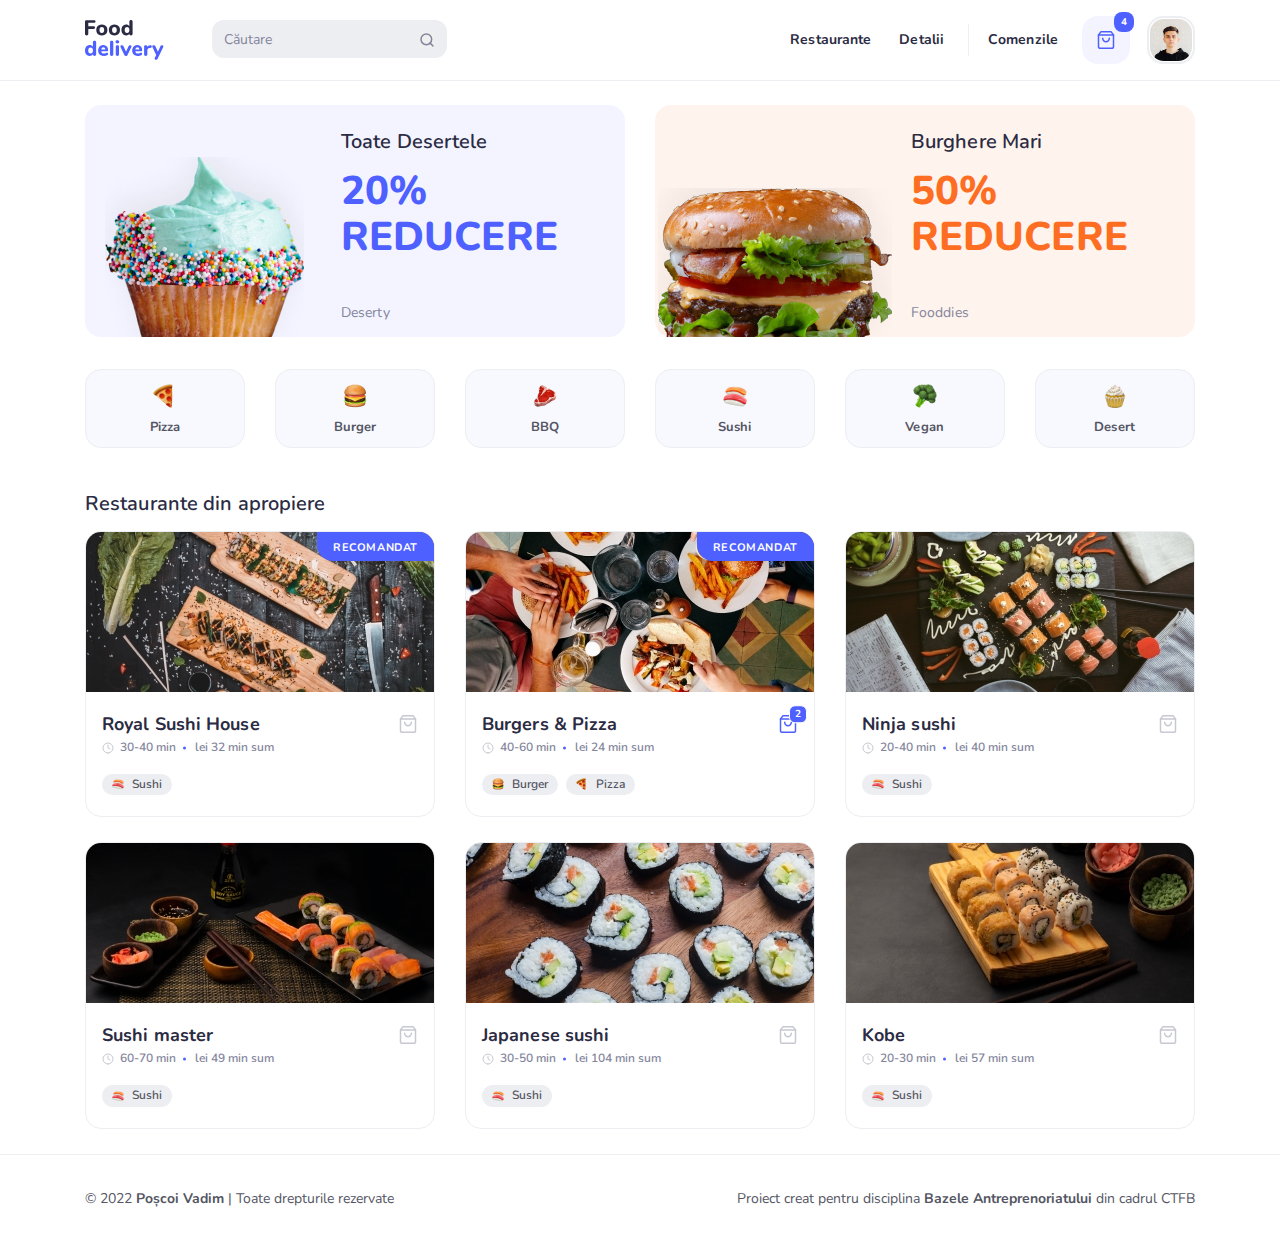
<file: index.html>
<!DOCTYPE html>
<html lang="en">

<head>
    <meta charset="UTF-8">
    <meta http-equiv="X-UA-Compatible" content="IE=edge">
    <meta name="viewport" content="width=device-width, initial-scale=1.0">
    <link rel="preconnect" href="https://fonts.googleapis.com">
    <link rel="preconnect" href="https://fonts.gstatic.com" crossorigin>
    <link href="https://fonts.googleapis.com/css2?family=Nunito:wght@400;600;700;800&display=swap" rel="stylesheet">
    <link rel="stylesheet" href="style.min.css">
    <script type="text/javascript" src="main.min.js" defer></script>
    <title>Livrarea de produse</title>
</head>

<body>
    <header class="header">
        <div class="container">
            <div class="header__inner">
                <div class="header__left">
                    <a class="header__logo" href="index.html">
                        <img src="images/main.svg" alt="logo">
                    </a>
                    <form class="header__search search" action="#" method="#">
                        <input class="search__input" type="search" placeholder="Căutare">
                        <button class="search__button" type="submit">
                            <img src="images/search.svg" alt="magnifier">
                        </button>
                    </form>
                </div>
                <div class="header__right">
                    <nav class="header__navigation navigation">
                        <ul class="navigation__list">
                            <li class="navigation__item">
                                <a class="navigation__link header-link" href="#">Restaurante</a>
                            </li>
                            <li class="navigation__item">
                                <a class="navigation__link header-link" href="#">Detalii</a>
                            </li>
                        </ul>
                    </nav>
                    <div class="header__orders">
                        <div class="header__orders-link">
                            <a class="header__link  header-link" href="#">Comenzile</a>
                        </div>
                        <a class="header__cart header__cart_full" href="#">
                            <img src="images/shopping-bag.svg" alt="shopping bag">
                            <span id="cart-count">4</span>
                        </a>
                    </div>
                    <a class="header__user" href="account.html">
                        <img class="header__user" src="images/user.jpg" alt="user">
                    </a>
                    <div class="header__burger burger">
                        <div class="burger__icon">
                            <div class="burger__button" id="burger-button">
                                <span></span>
                                <span></span>
                                <span></span>
                            </div>
                        </div>
                    </div>
                </div>
            </div>
        </div>
        <div class="burger-body" id="burger-body">
            <form class="burger-body__search search" action="#" method="#">
                <input class="search__input" type="search" placeholder="Search">
                <button class="search__button" type="submit">
                    <img src="images/search.svg" alt="magnifier">
                </button>
            </form>
            <nav class="burger-body__navigation navigation">
                <ul class="navigation__list">
                    <li class="navigation__item">
                        <a class="navigation__link header-link" href="#">Restaurants</a>
                    </li>
                    <li class="navigation__item">
                        <a class="navigation__link header-link" href="#">Deals</a>
                    </li>
                </ul>
            </nav>
        </div>
    </header>
    <main class="main">
        <div class="main__promo">
            <div class="container">
                <div class="promo__items">
                    <a class="promo__item promo__item_blue" href="#">
                        <div class="promo__wrapper">
                            <div class="promo__image">
                                <img src="images/cake.png" alt="cake">
                            </div>
                            <div class="promo__content">
                                <div class="promo__category">Toate Desertele</div>
                                <div class="promo__sale">20% REDUCERE</div>
                                <div class="promo__label">Deserty</div>
                            </div>
                        </div>
                    </a>
                    <a class="promo__item promo__item_orange" href="#">
                        <div class="promo__wrapper">
                            <div class="promo__image">
                                <img src="images/burger.png" alt="burger">
                            </div>
                            <div class="promo__content">
                                <div class="promo__category">Burghere Mari</div>
                                <div class="promo__sale">50% REDUCERE</div>
                                <div class="promo__label">Fooddies</div>
                            </div>
                        </div>
                    </a>
                </div>
            </div>
        </div>
        <section class="main__restaurants restaurants">
            <div class="container">
                <div class="restaurants__inner">
                    <div class="restaurants__filter filter">
                        <div class="filter__item">
                            <div class="filter__wrapper" data-filter="pizza">
                                <div class="filter__image">
                                    <img src="images/pizza.png" alt="pizza">
                                </div>
                                <div class="filter__label">Pizza</div>
                            </div>
                        </div>
                        <div class="filter__item">
                            <div class="filter__wrapper" data-filter="burgers">
                                <div class="filter__image">
                                    <img src="images/burger-small.png" alt="burger">
                                </div>
                                <div class="filter__label">Burger</div>
                            </div>
                        </div>
                        <div class="filter__item">
                            <div class="filter__wrapper" data-filter="meat">
                                <div class="filter__image">
                                    <img src="images/meat.png" alt="meat">
                                </div>
                                <div class="filter__label">BBQ</div>
                            </div>
                        </div>
                        <div class="filter__item">
                            <div class="filter__wrapper" data-filter="sushi">
                                <div class="filter__image">
                                    <img src="images/sushi.png" alt="sushi">
                                </div>
                                <div class="filter__label">Sushi</div>
                            </div>
                        </div>
                        <div class="filter__item">
                            <div class="filter__wrapper" data-filter="vegan">
                                <div class="filter__image">
                                    <img src="images/broccoli.png" alt="broccoli">
                                </div>
                                <div class="filter__label">Vegan</div>
                            </div>
                        </div>
                        <div class="filter__item">
                            <div class="filter__wrapper" data-filter="desserts">
                                <div class="filter__image">
                                    <img src="images/cake-small.png" alt="cake">
                                </div>
                                <div class="filter__label">Desert</div>
                            </div>
                        </div>
                    </div>
                    <h2 class="restaurants__header">Restaurante din apropiere</h2>
                    <div class="restaurants__items" id="grid">
                        <div class="restaurants__item sushi">
                            <div class="restaurants__wrapper">
                                <a href="#" class="restaurants__image restaurants__image_sale">
                                    <img src="images/restaurant-1.jpg" alt="restaurant">
                                </a>
                                <div class="restaurants__content">
                                    <div class="restaurants__top">
                                        <h3 class="restaurants__name"><a href="#">Royal Sushi House</a></h3>
                                        <a href="#" class="restaurants__cart">
                                            <div class="restaurants__cart-icon">
                                                <svg width="20" height="20" viewBox="0 0 20 20" fill="none"
                                                    xmlns="http://www.w3.org/2000/svg">
                                                    <path
                                                        d="M5 1.66667L2.5 5V16.6667C2.5 17.1087 2.67559 17.5326 2.98816 17.8452C3.30072 18.1577 3.72464 18.3333 4.16667 18.3333H15.8333C16.2754 18.3333 16.6993 18.1577 17.0118 17.8452C17.3244 17.5326 17.5 17.1087 17.5 16.6667V5L15 1.66667H5Z"
                                                        stroke="#C7C8D2" stroke-width="1.5" stroke-linecap="round"
                                                        stroke-linejoin="round" />
                                                    <path d="M2.5 5H17.5" stroke="#C7C8D2" stroke-width="1.5"
                                                        stroke-linecap="round" stroke-linejoin="round" />
                                                    <path
                                                        d="M13.3333 8.33333C13.3333 9.21739 12.9821 10.0652 12.357 10.6904C11.7319 11.3155 10.8841 11.6667 10 11.6667C9.11595 11.6667 8.2681 11.3155 7.64298 10.6904C7.01786 10.0652 6.66667 9.21739 6.66667 8.33333"
                                                        stroke="#C7C8D2" stroke-width="1.5" stroke-linecap="round"
                                                        stroke-linejoin="round" />
                                                </svg>
                                            </div>
                                            <span></span>
                                        </a>
                                    </div>
                                    <div class="restaurants__info">
                                        <div class="restaurants__time">
                                            <img src="images/clock.svg" alt="clock">
                                            30-40 min
                                        </div>
                                        <div class="restaurants__price">lei 32 min sum</div>
                                    </div>
                                    <div class="restaurants__tags">
                                        <div class="restaurants__tag">
                                            <img class="restaurants__icon" src="images/sushi.png" alt="sushi">
                                            Sushi
                                        </div>
                                    </div>
                                </div>
                            </div>
                        </div>
                        <div class="restaurants__item pizza burgers">
                            <div class="restaurants__wrapper">
                                <a href="#" class="restaurants__image restaurants__image_sale">
                                    <img src="images/restaurant-2.jpg" alt="restaurant">
                                </a>
                                <div class="restaurants__content">
                                    <div class="restaurants__top">
                                        <h3 class="restaurants__name"><a href="#">Burgers & Pizza</a></h3>
                                        <a href="#" class="restaurants__cart restaurants__cart_full">
                                            <div class="restaurants__cart-icon">
                                                <svg width="20" height="20" viewBox="0 0 20 20" fill="none"
                                                    xmlns="http://www.w3.org/2000/svg">
                                                    <path
                                                        d="M5 1.66667L2.5 5V16.6667C2.5 17.1087 2.67559 17.5326 2.98816 17.8452C3.30072 18.1577 3.72464 18.3333 4.16667 18.3333H15.8333C16.2754 18.3333 16.6993 18.1577 17.0118 17.8452C17.3244 17.5326 17.5 17.1087 17.5 16.6667V5L15 1.66667H5Z"
                                                        stroke="#C7C8D2" stroke-width="1.5" stroke-linecap="round"
                                                        stroke-linejoin="round" />
                                                    <path d="M2.5 5H17.5" stroke="#C7C8D2" stroke-width="1.5"
                                                        stroke-linecap="round" stroke-linejoin="round" />
                                                    <path
                                                        d="M13.3333 8.33333C13.3333 9.21739 12.9821 10.0652 12.357 10.6904C11.7319 11.3155 10.8841 11.6667 10 11.6667C9.11595 11.6667 8.2681 11.3155 7.64298 10.6904C7.01786 10.0652 6.66667 9.21739 6.66667 8.33333"
                                                        stroke="#C7C8D2" stroke-width="1.5" stroke-linecap="round"
                                                        stroke-linejoin="round" />
                                                </svg>
                                            </div>
                                            <span>2</span>
                                        </a>
                                    </div>
                                    <div class="restaurants__info">
                                        <div class="restaurants__time">
                                            <img src="images/clock.svg" alt="clock">
                                            40-60 min
                                        </div>
                                        <div class="restaurants__price">lei 24 min sum</div>
                                    </div>
                                    <div class="restaurants__tags">
                                        <div class="restaurants__tag">
                                            <img class="restaurants__icon" src="images/burger-small.png" alt="burger">
                                            Burger
                                        </div>
                                        <div class="restaurants__tag">
                                            <img class="restaurants__icon" src="images/pizza.png" alt="pizza">
                                            Pizza
                                        </div>
                                    </div>
                                </div>
                            </div>
                        </div>
                        <div class="restaurants__item sushi">
                            <div class="restaurants__wrapper">
                                <a href="#" class="restaurants__image">
                                    <img src="images/restaurant-3.jpg" alt="restaurant">
                                </a>
                                <div class="restaurants__content">
                                    <div class="restaurants__top">
                                        <h3 class="restaurants__name"><a href="#">Ninja sushi</a></h3>
                                        <a href="#" class="restaurants__cart">
                                            <div class="restaurants__cart-icon">
                                                <svg width="20" height="20" viewBox="0 0 20 20" fill="none"
                                                    xmlns="http://www.w3.org/2000/svg">
                                                    <path
                                                        d="M5 1.66667L2.5 5V16.6667C2.5 17.1087 2.67559 17.5326 2.98816 17.8452C3.30072 18.1577 3.72464 18.3333 4.16667 18.3333H15.8333C16.2754 18.3333 16.6993 18.1577 17.0118 17.8452C17.3244 17.5326 17.5 17.1087 17.5 16.6667V5L15 1.66667H5Z"
                                                        stroke="#C7C8D2" stroke-width="1.5" stroke-linecap="round"
                                                        stroke-linejoin="round" />
                                                    <path d="M2.5 5H17.5" stroke="#C7C8D2" stroke-width="1.5"
                                                        stroke-linecap="round" stroke-linejoin="round" />
                                                    <path
                                                        d="M13.3333 8.33333C13.3333 9.21739 12.9821 10.0652 12.357 10.6904C11.7319 11.3155 10.8841 11.6667 10 11.6667C9.11595 11.6667 8.2681 11.3155 7.64298 10.6904C7.01786 10.0652 6.66667 9.21739 6.66667 8.33333"
                                                        stroke="#C7C8D2" stroke-width="1.5" stroke-linecap="round"
                                                        stroke-linejoin="round" />
                                                </svg>
                                            </div>
                                            <span></span>
                                        </a>
                                    </div>
                                    <div class="restaurants__info">
                                        <div class="restaurants__time">
                                            <img src="images/clock.svg" alt="clock">
                                            20-40 min
                                        </div>
                                        <div class="restaurants__price">lei 40 min sum</div>
                                    </div>
                                    <div class="restaurants__tags">
                                        <div class="restaurants__tag">
                                            <img class="restaurants__icon" src="images/sushi.png" alt="sushi">
                                            Sushi
                                        </div>
                                    </div>
                                </div>
                            </div>
                        </div>
                        <div class="restaurants__item sushi">
                            <div class="restaurants__wrapper">
                                <a href="#" class="restaurants__image">
                                    <img src="images/restaurant-4.jpg" alt="restaurant">
                                </a>
                                <div class="restaurants__content">
                                    <div class="restaurants__top">
                                        <h3 class="restaurants__name"><a href="#">Sushi master</a></h3>
                                        <a href="#" class="restaurants__cart">
                                            <div class="restaurants__cart-icon">
                                                <svg width="20" height="20" viewBox="0 0 20 20" fill="none"
                                                    xmlns="http://www.w3.org/2000/svg">
                                                    <path
                                                        d="M5 1.66667L2.5 5V16.6667C2.5 17.1087 2.67559 17.5326 2.98816 17.8452C3.30072 18.1577 3.72464 18.3333 4.16667 18.3333H15.8333C16.2754 18.3333 16.6993 18.1577 17.0118 17.8452C17.3244 17.5326 17.5 17.1087 17.5 16.6667V5L15 1.66667H5Z"
                                                        stroke="#C7C8D2" stroke-width="1.5" stroke-linecap="round"
                                                        stroke-linejoin="round" />
                                                    <path d="M2.5 5H17.5" stroke="#C7C8D2" stroke-width="1.5"
                                                        stroke-linecap="round" stroke-linejoin="round" />
                                                    <path
                                                        d="M13.3333 8.33333C13.3333 9.21739 12.9821 10.0652 12.357 10.6904C11.7319 11.3155 10.8841 11.6667 10 11.6667C9.11595 11.6667 8.2681 11.3155 7.64298 10.6904C7.01786 10.0652 6.66667 9.21739 6.66667 8.33333"
                                                        stroke="#C7C8D2" stroke-width="1.5" stroke-linecap="round"
                                                        stroke-linejoin="round" />
                                                </svg>
                                            </div>
                                            <span></span>
                                        </a>
                                    </div>
                                    <div class="restaurants__info">
                                        <div class="restaurants__time">
                                            <img src="images/clock.svg" alt="clock">
                                            60-70 min
                                        </div>
                                        <div class="restaurants__price">lei 49 min sum</div>
                                    </div>
                                    <div class="restaurants__tags">
                                        <div class="restaurants__tag">
                                            <img class="restaurants__icon" src="images/sushi.png" alt="sushi">
                                            Sushi
                                        </div>
                                    </div>
                                </div>
                            </div>
                        </div>
                        <div class="restaurants__item sushi">
                            <div class="restaurants__wrapper">
                                <a href="#" class="restaurants__image">
                                    <img src="images/restaurant-5.jpg" alt="restaurant">
                                </a>
                                <div class="restaurants__content">
                                    <div class="restaurants__top">
                                        <h3 class="restaurants__name"><a href="#">Japanese sushi</a></h3>
                                        <a href="#" class="restaurants__cart">
                                            <div class="restaurants__cart-icon">
                                                <svg width="20" height="20" viewBox="0 0 20 20" fill="none"
                                                    xmlns="http://www.w3.org/2000/svg">
                                                    <path
                                                        d="M5 1.66667L2.5 5V16.6667C2.5 17.1087 2.67559 17.5326 2.98816 17.8452C3.30072 18.1577 3.72464 18.3333 4.16667 18.3333H15.8333C16.2754 18.3333 16.6993 18.1577 17.0118 17.8452C17.3244 17.5326 17.5 17.1087 17.5 16.6667V5L15 1.66667H5Z"
                                                        stroke="#C7C8D2" stroke-width="1.5" stroke-linecap="round"
                                                        stroke-linejoin="round" />
                                                    <path d="M2.5 5H17.5" stroke="#C7C8D2" stroke-width="1.5"
                                                        stroke-linecap="round" stroke-linejoin="round" />
                                                    <path
                                                        d="M13.3333 8.33333C13.3333 9.21739 12.9821 10.0652 12.357 10.6904C11.7319 11.3155 10.8841 11.6667 10 11.6667C9.11595 11.6667 8.2681 11.3155 7.64298 10.6904C7.01786 10.0652 6.66667 9.21739 6.66667 8.33333"
                                                        stroke="#C7C8D2" stroke-width="1.5" stroke-linecap="round"
                                                        stroke-linejoin="round" />
                                                </svg>
                                            </div>
                                            <span></span>
                                        </a>
                                    </div>
                                    <div class="restaurants__info">
                                        <div class="restaurants__time">
                                            <img src="images/clock.svg" alt="clock">
                                            30-50 min
                                        </div>
                                        <div class="restaurants__price">lei 104 min sum</div>
                                    </div>
                                    <div class="restaurants__tags">
                                        <div class="restaurants__tag">
                                            <img class="restaurants__icon" src="images/sushi.png" alt="sushi">
                                            Sushi
                                        </div>
                                    </div>
                                </div>
                            </div>
                        </div>
                        <div class="restaurants__item sushi">
                            <div class="restaurants__wrapper">
                                <a href="#" class="restaurants__image">
                                    <img src="images/restaurant-6.jpg" alt="restaurant">
                                </a>
                                <div class="restaurants__content">
                                    <div class="restaurants__top">
                                        <h3 class="restaurants__name"><a href="#">Kobe</a></h3>
                                        <a href="#" class="restaurants__cart">
                                            <div class="restaurants__cart-icon">
                                                <svg width="20" height="20" viewBox="0 0 20 20" fill="none"
                                                    xmlns="http://www.w3.org/2000/svg">
                                                    <path
                                                        d="M5 1.66667L2.5 5V16.6667C2.5 17.1087 2.67559 17.5326 2.98816 17.8452C3.30072 18.1577 3.72464 18.3333 4.16667 18.3333H15.8333C16.2754 18.3333 16.6993 18.1577 17.0118 17.8452C17.3244 17.5326 17.5 17.1087 17.5 16.6667V5L15 1.66667H5Z"
                                                        stroke="#C7C8D2" stroke-width="1.5" stroke-linecap="round"
                                                        stroke-linejoin="round" />
                                                    <path d="M2.5 5H17.5" stroke="#C7C8D2" stroke-width="1.5"
                                                        stroke-linecap="round" stroke-linejoin="round" />
                                                    <path
                                                        d="M13.3333 8.33333C13.3333 9.21739 12.9821 10.0652 12.357 10.6904C11.7319 11.3155 10.8841 11.6667 10 11.6667C9.11595 11.6667 8.2681 11.3155 7.64298 10.6904C7.01786 10.0652 6.66667 9.21739 6.66667 8.33333"
                                                        stroke="#C7C8D2" stroke-width="1.5" stroke-linecap="round"
                                                        stroke-linejoin="round" />
                                                </svg>
                                            </div>
                                            <span></span>
                                        </a>
                                    </div>
                                    <div class="restaurants__info">
                                        <div class="restaurants__time">
                                            <img src="images/clock.svg" alt="clock">
                                            20-30 min
                                        </div>
                                        <div class="restaurants__price">lei 57 min sum</div>
                                    </div>
                                    <div class="restaurants__tags">
                                        <div class="restaurants__tag">
                                            <img class="restaurants__icon" src="images/sushi.png" alt="sushi">
                                            Sushi
                                        </div>
                                    </div>
                                </div>
                            </div>
                        </div>
                    </div>
                </div>
            </div>
        </section>
    </main>
    <footer class="footer">
        <div class="footer__container container">
            <div class="footer__copy">
                © 2022 <span>Poșcoi Vadim</span> | Toate drepturile rezervate
            </div>
            <div class="footer__left">
                Proiect creat pentru disciplina <span>Bazele Antreprenoriatului</span> din cadrul CTFB
            </div>
        </div>
    </footer>
</body>

</html>
</file>
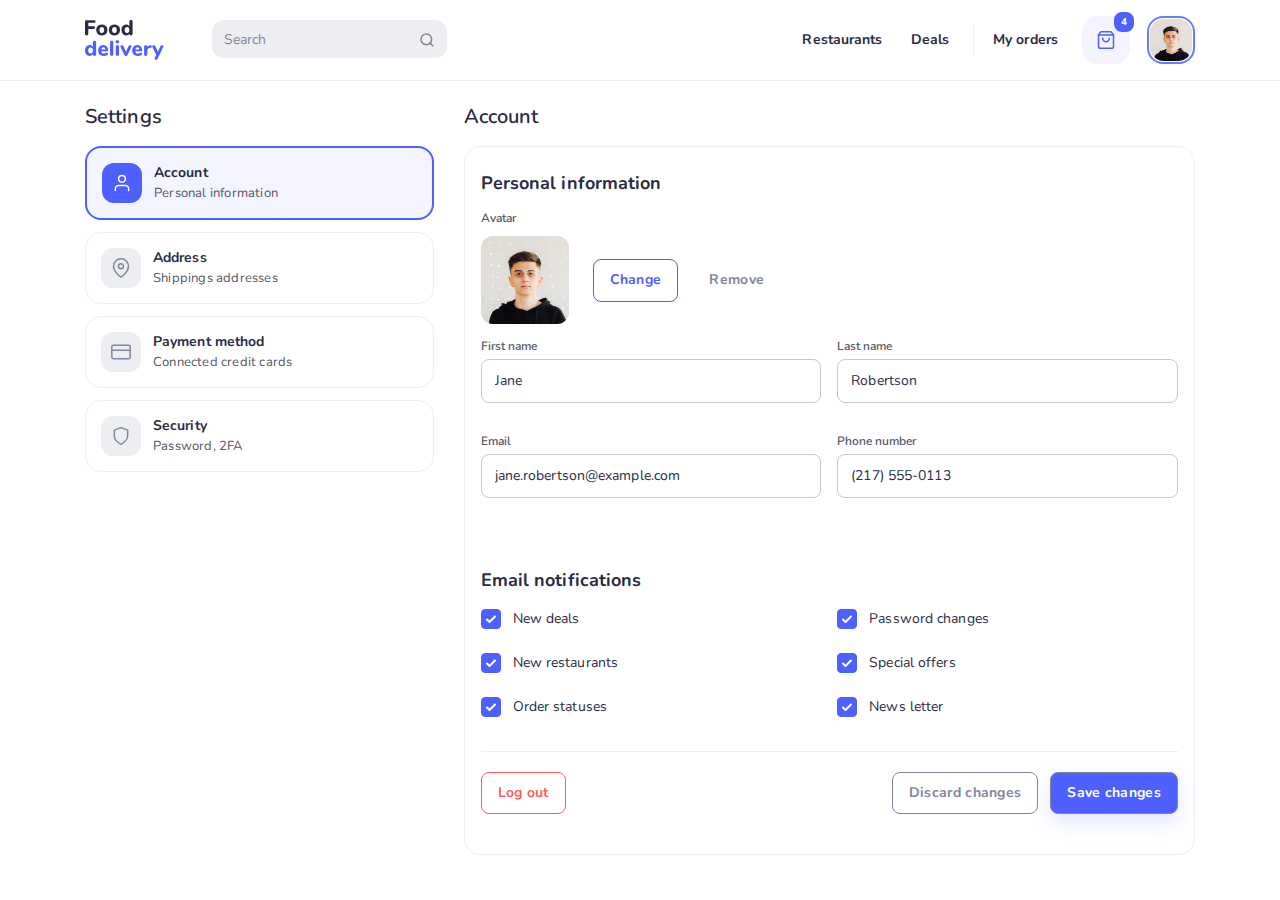
<file: account.html>
<!DOCTYPE html>
<html lang="en">

<head>
    <meta charset="UTF-8">
    <meta http-equiv="X-UA-Compatible" content="IE=edge">
    <meta name="viewport" content="width=device-width, initial-scale=1.0">
    <link rel="preconnect" href="https://fonts.googleapis.com">
    <link rel="preconnect" href="https://fonts.gstatic.com" crossorigin>
    <link href="https://fonts.googleapis.com/css2?family=Nunito:wght@400;600;700;800&display=swap" rel="stylesheet">
    <link rel="stylesheet" href="style.min.css">
    <script type="text/javascript" src="main.min.js" defer></script>
    <title>Food Delivery</title>
</head>

<body>
    <header class="header">
        <div class="container">
            <div class="header__inner">
                <div class="header__left">
                    <a class="header__logo" href="index.html">
                        <img src="images/main.svg" alt="logo">
                    </a>
                    <form class="header__search search" action="#" method="#">
                        <input class="search__input" type="search" placeholder="Search">
                        <button class="search__button" type="submit">
                            <img src="images/search.svg" alt="magnifier">
                        </button>
                    </form>
                </div>
                <div class="header__right">
                    <nav class="header__navigation navigation">
                        <ul class="navigation__list">
                            <li class="navigation__item">
                                <a class="navigation__link header-link" href="#">Restaurants</a>
                            </li>
                            <li class="navigation__item">
                                <a class="navigation__link header-link" href="#">Deals</a>
                            </li>
                        </ul>
                    </nav>
                    <div class="header__orders">
                        <div class="header__orders-link">
                            <a class="header__link  header-link" href="#">My orders</a>
                        </div>
                        <a class="header__cart header__cart_full" href="#">
                            <img src="images/shopping-bag.svg" alt="shopping bag">
                            <span id="cart-count">4</span>
                        </a>
                    </div>
                    <div class="header__user header__user_active">
                        <img class="header__user" src="images/user.jpg" alt="user">
                    </div>
                    <div class="header__burger burger">
                        <div class="burger__icon">
                            <div class="burger__button" id="burger-button">
                                <span></span>
                                <span></span>
                                <span></span>
                            </div>
                        </div>
                    </div>
                </div>
            </div>
        </div>
        <div class="burger-body" id="burger-body">
            <form class="burger-body__search search" action="#" method="#">
                <input class="search__input" type="search" placeholder="Search">
                <button class="search__button" type="submit">
                    <img src="images/search.svg" alt="magnifier">
                </button>
            </form>
            <nav class="burger-body__navigation navigation">
                <ul class="navigation__list">
                    <li class="navigation__item">
                        <a class="navigation__link header-link" href="#">Restaurants</a>
                    </li>
                    <li class="navigation__item">
                        <a class="navigation__link header-link" href="#">Deals</a>
                    </li>
                </ul>
            </nav>
        </div>
    </header>
    <main class="main">
        <div class="account">
            <div class="container">
                <div class="account__inner">
                    <aside class="account__aside aside">
                        <div class="aside__inner">
                            <h2 class="aside__title account-title">Settings</h2>
                            <nav class="aside__items">
                                <a class="aside__item aside__item_active" href="#">
                                    <div class="aside__image">
                                        <svg width="20" height="20" viewBox="0 0 20 20" fill="none"
                                            xmlns="http://www.w3.org/2000/svg">
                                            <path
                                                d="M16.6666 17.5V15.8333C16.6666 14.9493 16.3155 14.1014 15.6903 13.4763C15.0652 12.8512 14.2174 12.5 13.3333 12.5H6.66665C5.78259 12.5 4.93474 12.8512 4.30962 13.4763C3.6845 14.1014 3.33331 14.9493 3.33331 15.8333V17.5"
                                                stroke="#83859C" stroke-width="1.5" stroke-linecap="round"
                                                stroke-linejoin="round" />
                                            <path
                                                d="M9.99996 9.16667C11.8409 9.16667 13.3333 7.67428 13.3333 5.83333C13.3333 3.99238 11.8409 2.5 9.99996 2.5C8.15901 2.5 6.66663 3.99238 6.66663 5.83333C6.66663 7.67428 8.15901 9.16667 9.99996 9.16667Z"
                                                stroke="#83859C" stroke-width="1.5" stroke-linecap="round"
                                                stroke-linejoin="round" />
                                        </svg>
                                    </div>
                                    <div class="aside__info">
                                        <h4 class="aside__name">Account</h4>
                                        <div class="aside__label">Personal information</div>
                                    </div>
                                </a>
                                <a class="aside__item" href="#">
                                    <div class="aside__image">
                                        <svg width="20" height="20" viewBox="0 0 20 20" fill="none"
                                            xmlns="http://www.w3.org/2000/svg">
                                            <path
                                                d="M17.5 8.33333C17.5 14.1667 10 19.1667 10 19.1667C10 19.1667 2.5 14.1667 2.5 8.33333C2.5 6.3442 3.29018 4.43655 4.6967 3.03003C6.10322 1.6235 8.01088 0.833328 10 0.833328C11.9891 0.833328 13.8968 1.6235 15.3033 3.03003C16.7098 4.43655 17.5 6.3442 17.5 8.33333Z"
                                                stroke="#83859C" stroke-width="1.5" stroke-linecap="round"
                                                stroke-linejoin="round" />
                                            <path
                                                d="M10 10.8333C11.3807 10.8333 12.5 9.71404 12.5 8.33333C12.5 6.95262 11.3807 5.83333 10 5.83333C8.61929 5.83333 7.5 6.95262 7.5 8.33333C7.5 9.71404 8.61929 10.8333 10 10.8333Z"
                                                stroke="#83859C" stroke-width="1.5" stroke-linecap="round"
                                                stroke-linejoin="round" />
                                        </svg>
                                    </div>
                                    <div class="aside__info">
                                        <h4 class="aside__name">Address</h4>
                                        <div class="aside__label">Shippings addresses</div>
                                    </div>
                                </a>
                                <a class="aside__item" href="#">
                                    <div class="aside__image">
                                        <svg width="20" height="20" viewBox="0 0 20 20" fill="none"
                                            xmlns="http://www.w3.org/2000/svg">
                                            <path
                                                d="M17.5 3.33334H2.49998C1.5795 3.33334 0.833313 4.07953 0.833313 5V15C0.833313 15.9205 1.5795 16.6667 2.49998 16.6667H17.5C18.4205 16.6667 19.1666 15.9205 19.1666 15V5C19.1666 4.07953 18.4205 3.33334 17.5 3.33334Z"
                                                stroke="#83859C" stroke-width="1.5" stroke-linecap="round"
                                                stroke-linejoin="round" />
                                            <path d="M0.833313 8.33334H19.1666" stroke="#83859C" stroke-width="1.5"
                                                stroke-linecap="round" stroke-linejoin="round" />
                                        </svg>
                                    </div>
                                    <div class="aside__info">
                                        <h4 class="aside__name">Payment method</h4>
                                        <div class="aside__label">Connected credit cards</div>
                                    </div>
                                </a>
                                <a class="aside__item" href="#">
                                    <div class="aside__image">
                                        <svg width="20" height="20" viewBox="0 0 20 20" fill="none"
                                            xmlns="http://www.w3.org/2000/svg">
                                            <path
                                                d="M9.99998 18.3333C9.99998 18.3333 16.6666 15 16.6666 10V4.16667L9.99998 1.66667L3.33331 4.16667V10C3.33331 15 9.99998 18.3333 9.99998 18.3333Z"
                                                stroke="#83859C" stroke-width="1.5" stroke-linecap="round"
                                                stroke-linejoin="round" />
                                        </svg>
                                    </div>
                                    <div class="aside__info">
                                        <h4 class="aside__name">Security</h4>
                                        <div class="aside__label">Password, 2FA</div>
                                    </div>
                                </a>
                            </nav>
                        </div>
                    </aside>
                    <section class="account__settings settings">
                        <div class="settings__inner">
                            <h2 class="settings__title account-title">Account</h2>
                            <form class="settings__form" action="#" method="#">
                                <h3 class="settings__description">Personal information</h3>
                                <div class="settings__avatar">
                                    <div class="settings__label">Avatar</div>
                                    <div class="settings__avatar-body">
                                        <div class="settings__image" id="settings-image">
                                            <img src="images/user.jpg" alt="user">
                                        </div>
                                        <label class="settings__change settings-button" for="file-input">
                                            <span>Change</span>
                                            <input type="file" id="file-input">
                                        </label>
                                        <div class="settings__remove settings-button" id="settings-remove">
                                            <span>Remove</span>
                                        </div>
                                    </div>
                                </div>
                                <div class="settings__inputs">
                                    <div class="settings__input-wrapper">
                                        <label class="settings__label" for="name">First name</label>
                                        <input class="settings__input" placeholder="Your first name" id="name"
                                            type="text" value="Jane">
                                    </div>
                                    <div class="settings__input-wrapper">
                                        <label class="settings__label" for="surname">Last name</label>
                                        <input class="settings__input" placeholder="Your last name" id="surname"
                                            type="text" value="Robertson">
                                    </div>
                                    <div class="settings__input-wrapper">
                                        <label class="settings__label" for="email">Email</label>
                                        <input class="settings__input" placeholder="Your email" id="email" type="email"
                                            value="jane.robertson@example.com">
                                    </div>
                                    <div class="settings__input-wrapper">
                                        <label class="settings__label" for="phone">Phone number</label>
                                        <input class="settings__input" placeholder="Your phone number" id="phone"
                                            type="tel" value="(217) 555-0113">
                                    </div>
                                </div>
                                <h3 class="settings__description">Email notifications</h3>
                                <div class="settings__checkboxes">
                                    <div class="settings__checkbox-wrapper">
                                        <input type="checkbox" id="deals" checked>
                                        <label class="settings__checkbox" for="deals">
                                            <span class="settings__checkbox-icon">
                                                <img src="images/check.svg" alt="check">
                                            </span>
                                            <span class="settings__checkbox-text">New deals</span>
                                        </label>
                                    </div>
                                    <div class="settings__checkbox-wrapper">
                                        <input type="checkbox" id="password" checked>
                                        <label class="settings__checkbox" for="password">
                                            <span class="settings__checkbox-icon">
                                                <img src="images/check.svg" alt="check">
                                            </span>
                                            <span class="settings__checkbox-text">Password changes</span>
                                        </label>
                                    </div>
                                    <div class="settings__checkbox-wrapper">
                                        <input type="checkbox" id="restaurants" checked>
                                        <label class="settings__checkbox" for="restaurants">
                                            <span class="settings__checkbox-icon">
                                                <img src="images/check.svg" alt="check">
                                            </span>
                                            <span class="settings__checkbox-text">New restaurants</span>
                                        </label>
                                    </div>
                                    <div class="settings__checkbox-wrapper">
                                        <input type="checkbox" id="offers" checked>
                                        <label class="settings__checkbox" for="offers">
                                            <span class="settings__checkbox-icon">
                                                <img src="images/check.svg" alt="check">
                                            </span>
                                            <span class="settings__checkbox-text">Special offers</span>
                                        </label>
                                    </div>
                                    <div class="settings__checkbox-wrapper">
                                        <input type="checkbox" id="order" checked>
                                        <label class="settings__checkbox" for="order">
                                            <span class="settings__checkbox-icon">
                                                <img src="images/check.svg" alt="check">
                                            </span>
                                            <span class="settings__checkbox-text">Order statuses</span>
                                        </label>
                                    </div>
                                    <div class="settings__checkbox-wrapper">
                                        <input type="checkbox" id="newsletter" checked>
                                        <label class="settings__checkbox" for="newsletter">
                                            <span class="settings__checkbox-icon">
                                                <img src="images/check.svg" alt="check">
                                            </span>
                                            <span class="settings__checkbox-text">News letter</span>
                                        </label>
                                    </div>
                                </div>
                                <div class="settings__buttons">
                                    <a class="settings__logout settings-button" href="login.html"><span>Log out</span></a>
                                    <div class="settings__control">
                                        <button class="settings__reset settings-button" type="reset" id="settings-reset">
                                            <span>Discard changes</span>
                                        </button>
                                        <button class="settings__submit settings-button" type="submit">
                                            <span>Save changes</span>
                                        </button>
                                    </div>
                                </div>
                            </form>
                        </div>
                    </section>
                </div>
            </div>
        </div>
    </main>
</body>

</html>
</file>
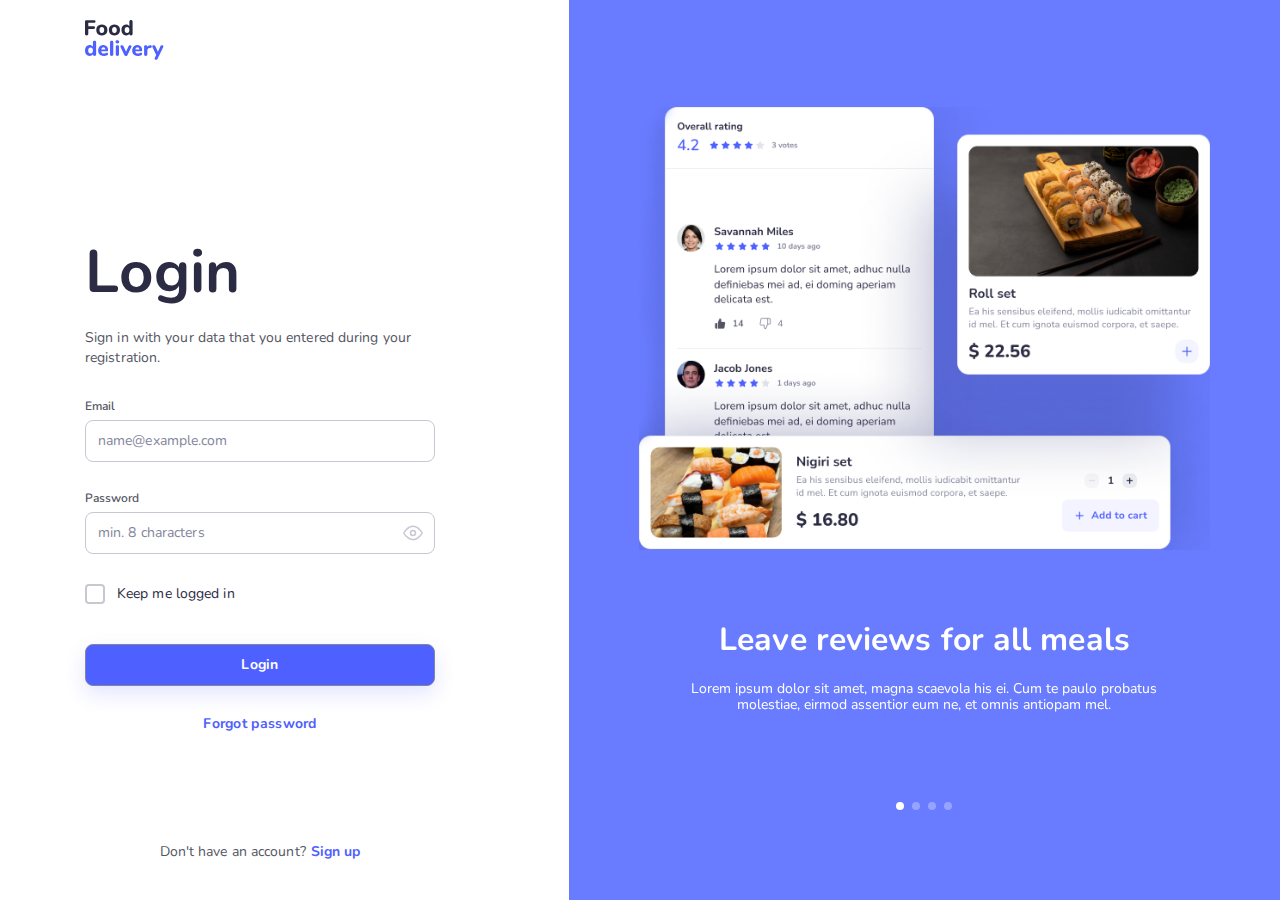
<file: login.html>
<!DOCTYPE html>
<html lang="en">

<head>
    <meta charset="UTF-8">
    <meta http-equiv="X-UA-Compatible" content="IE=edge">
    <meta name="viewport" content="width=device-width, initial-scale=1.0">
    <link rel="preconnect" href="https://fonts.googleapis.com">
    <link rel="preconnect" href="https://fonts.gstatic.com" crossorigin>
    <link href="https://fonts.googleapis.com/css2?family=Nunito:wght@400;600;700;800&display=swap" rel="stylesheet">
    <link rel="stylesheet" href="style.min.css">
    <script type="text/javascript" src="main.min.js" defer></script>
    <title>Food Delivery</title>
</head>

<body>
    <div class="login-wrapper">
        <header class="login-header">
            <div class="container">
                <div class="login-header__inner">
                    <a class="login-header__logo" href="index.html">
                        <img src="images/main.svg" alt="logo">
                    </a>
                </div>
            </div>
        </header>
        <main class="login-main">
            <section class="login-main__login login">
                <div class="container">
                    <div class="login__inner">
                        <div class="login__body">
                            <h1 class="login__header">Login</h1>
                            <p class="login__text">Sign in with your data that you entered during your registration.</p>
                            <form class="login__form" action="#" method="#">
                                <label class="login__label" for="login-email">Email</label>
                                <div class="login__input-wrapper">
                                    <input class="login__input" type="email" id="login-email"
                                        placeholder="name@example.com">
                                </div>
                                <label class="login__label" for="login-password">Password</label>
                                <div class="login__input-wrapper">
                                    <input class="login__input" type="password" id="login-password"
                                        placeholder="min. 8 characters">
                                    <img class="login__password-eye" id="password-eye" src="images/eye.svg" alt="eye">
                                </div>
                                <div class="login__checkbox-wrapper">
                                    <input type="checkbox" id="login-checkbox">
                                    <label class="login__checkbox" for="login-checkbox">
                                        <span class="login__checkbox-icon">
                                            <img src="images/check.svg" alt="check">
                                        </span>
                                        <span class="login__checkbox-text">Keep me logged in</span>
                                    </label>
                                </div>
                                <button class="login__button settings-button">
                                    <span>Login</span>
                                </button>
                            </form>
                            <a class="login__reset" href="#">Forgot password</a>
                        </div>
                        <div class="login__signup">
                            <p class="login__signup-text">Don't have an account?</p>
                            <a class="login__signup-link" href="#">Sign up</a>
                        </div>
                    </div>
                </div>
            </section>
            <section class="main__slider slider">
                <div class="slider__body swiper">
                    <div class="slider__wrapper swiper-wrapper">
                        <div class="slider__slide slide swiper-slide">
                            <div class="slide__inner">
                                <img class="slide__background" src="images/slide-background.jpg" alt="background">
                                <div class="slide__content">
                                    <div class="slide__top">
                                        <img class="slide__image" src="images/example-of-content.png" alt="content">
                                    </div>
                                    <div class="slide__bottom">
                                        <h2 class="slide__title">Leave reviews for all meals</h2>
                                        <p class="slide__text">Lorem ipsum dolor sit amet, magna scaevola his ei. Cum te
                                            paulo probatus molestiae, eirmod assentior eum ne, et omnis antiopam mel.
                                        </p>
                                    </div>
                                </div>
                            </div>
                        </div>
                        <div class="slider__slide slide swiper-slide">
                            <div class="slide__inner">
                                <img class="slide__background" src="images/slide-background.jpg" alt="background">
                                <div class="slide__content">
                                    <div class="slide__top">
                                        <img class="slide__image" src="images/example-of-content.png" alt="content">
                                    </div>
                                    <div class="slide__bottom">
                                        <h2 class="slide__title">Leave reviews for all meals</h2>
                                        <p class="slide__text">Lorem ipsum dolor sit amet, magna scaevola his ei. Cum te
                                            paulo probatus molestiae, eirmod assentior eum ne, et omnis antiopam mel.
                                        </p>
                                    </div>
                                </div>
                            </div>
                        </div>
                        <div class="slider__slide slide swiper-slide">
                            <div class="slide__inner">
                                <img class="slide__background" src="images/slide-background.jpg" alt="background">
                                <div class="slide__content">
                                    <div class="slide__top">
                                        <img class="slide__image" src="images/example-of-content.png" alt="content">
                                    </div>
                                    <div class="slide__bottom">
                                        <h2 class="slide__title">Leave reviews for all meals</h2>
                                        <p class="slide__text">Lorem ipsum dolor sit amet, magna scaevola his ei. Cum te
                                            paulo probatus molestiae, eirmod assentior eum ne, et omnis antiopam mel.
                                        </p>
                                    </div>
                                </div>
                            </div>
                        </div>
                        <div class="slider__slide slide swiper-slide">
                            <div class="slide__inner">
                                <img class="slide__background" src="images/slide-background.jpg" alt="background">
                                <div class="slide__content">
                                    <div class="slide__top">
                                        <img class="slide__image" src="images/example-of-content.png" alt="content">
                                    </div>
                                    <div class="slide__bottom">
                                        <h2 class="slide__title">Leave reviews for all meals</h2>
                                        <p class="slide__text">Lorem ipsum dolor sit amet, magna scaevola his ei. Cum te
                                            paulo probatus molestiae, eirmod assentior eum ne, et omnis antiopam mel.
                                        </p>
                                    </div>
                                </div>
                            </div>
                        </div>
                    </div>
                    <div class="slider__pagination swiper-pagination"></div>
                </div>
            </section>
        </main>
    </div>
</body>

</html>
</file>
